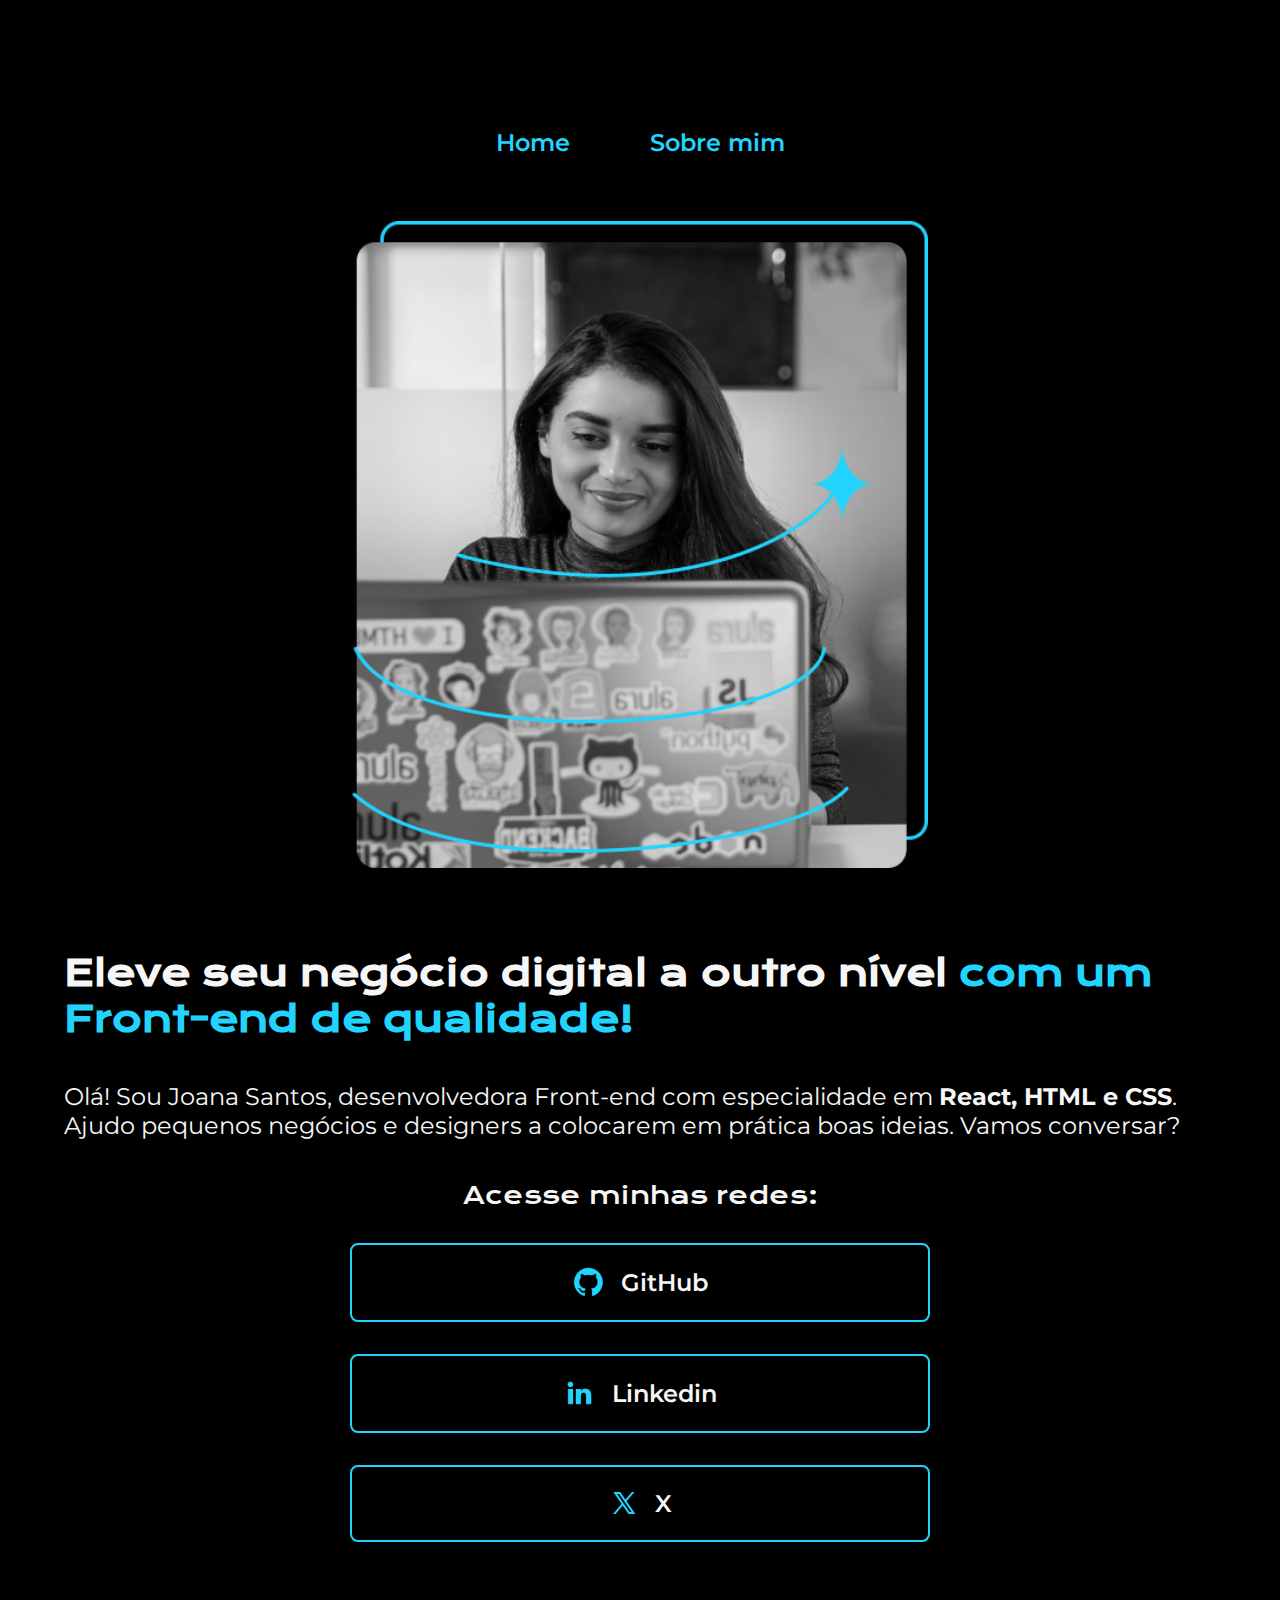
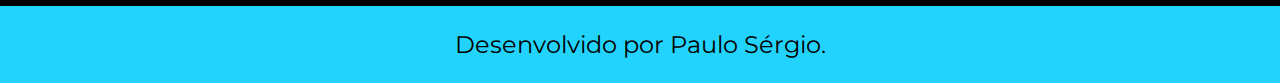
<file: src/index.html>
<!DOCTYPE html>
<html lang="pt-br">
<head>
    <meta charset="UTF-8">
    <meta http-equiv="X-UA-Compatible" content="IE=edge">
    <meta name="viewport" content="width=device-width, initial-scale=1.0">
    <link rel="stylesheet" href="./styles/style.css">
    <title>Portifolio</title>
</head>
<body>
    <header class="cabecalho">
        <nav class="cabecalho__menu">
            <a class="cabecalho__menu_link" href="./index.html">Home</a>
            <a class="cabecalho__menu_link" href="./pages/about.html">Sobre mim</a>
        </nav>
    </header>

    <main class="apresentacao">
        <section class="apresentacao__conteudo">
            <h1 class="apresentacao__conteudo__titulo">Eleve seu negócio digital a outro nível <strong class="destaque_titulo">com um Front-end de qualidade!</strong></h1>
            <p class="apresentacao__conteudo__texto">Olá! Sou Joana Santos, desenvolvedora Front-end com especialidade em <strong>React, HTML e CSS</strong>. Ajudo pequenos negócios e designers a colocarem em prática boas ideias. Vamos conversar?</p>

            <div class="apresentacao__links">

                <h2 class="apresentacao__links__subtitulo">Acesse minhas redes:</h2>

                <a class="apresentacao__links__botao" href="https://github.com/PauloSergio-0">
                    <img src="./assets/github.png" alt="logo github" >
                    GitHub
                </a>

                <a class="apresentacao__links__botao" href="https://www.linkedin.com/in/paulo-sérgio--dev/">
                    <img src="./assets/linkedin.png" alt="logo github" >
                    Linkedin
                </a>
                
                <a class="apresentacao__links__botao" href="https://github.com/PauloSergio-0">
                    <img src="./assets/twitter-novo.png" alt="logo github" >
                    X
                </a>

            </div>
        </section>
        <img class="apresentacao__imagem" src="./assets/Imagem.png" alt="foto user">

    </main>

    <footer class="rodape">
        <p>Desenvolvido por Paulo Sérgio.</p>
    </footer>
</body>
</html>
</file>
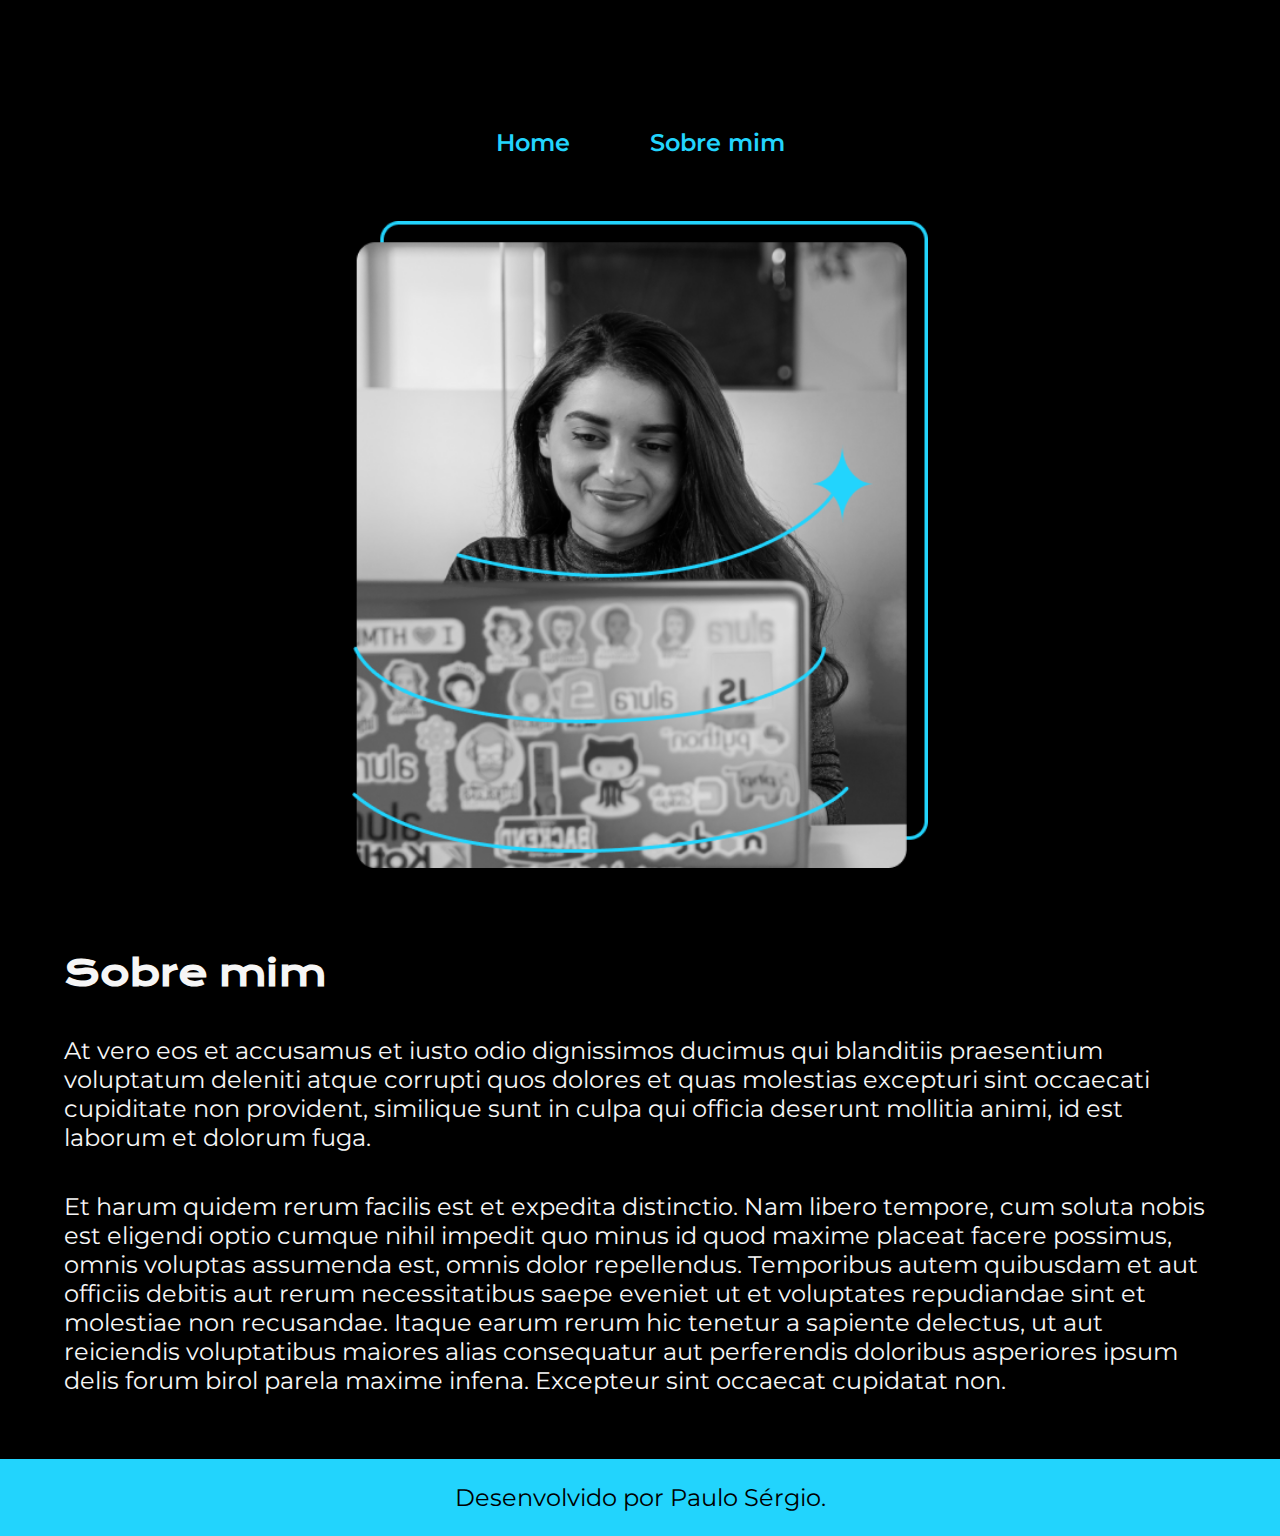
<file: src/pages/about.html>
<!DOCTYPE html>
<html lang="pt-br">
<head>
    <meta charset="UTF-8">
    <meta http-equiv="X-UA-Compatible" content="IE=edge">
    <meta name="viewport" content="width=device-width, initial-scale=1.0">
    <link rel="stylesheet" href="../styles/style.css">
    <title>Sobre mim</title>
</head>
<body>
    <header class="cabecalho">
        <nav class="cabecalho__menu">
            <a class="cabecalho__menu_link" href="../index.html">Home</a>
            <a class="cabecalho__menu_link" href="./about.html">Sobre mim</a>
        </nav>
    </header>

    <main class="apresentacao">
        <section class="apresentacao__conteudo">
            <h1 class="apresentacao__conteudo__titulo">Sobre mim</h1>
            <p class="apresentacao__conteudo__texto">At vero eos et accusamus et iusto odio dignissimos ducimus qui blanditiis praesentium voluptatum deleniti atque corrupti quos dolores et quas molestias excepturi sint occaecati cupiditate non provident, similique sunt in culpa qui officia deserunt mollitia animi, id est laborum et dolorum fuga.</p>

            <p class="apresentacao__conteudo__texto">Et harum quidem rerum facilis est et expedita distinctio. Nam libero tempore, cum soluta nobis est eligendi optio cumque nihil impedit quo minus id quod maxime placeat facere possimus, omnis voluptas assumenda est, omnis dolor repellendus. Temporibus autem quibusdam et aut officiis debitis aut rerum necessitatibus saepe eveniet ut et voluptates repudiandae sint et molestiae non recusandae. Itaque earum rerum hic tenetur a sapiente delectus, ut aut reiciendis voluptatibus maiores alias consequatur aut perferendis doloribus asperiores ipsum delis forum birol parela maxime infena. Excepteur sint occaecat cupidatat non.</p>
        </section>
        <img class="apresentacao__imagem" src="../assets/Imagem.png" alt="foto user">

    </main>

    <footer class="rodape">
        <p>Desenvolvido por Paulo Sérgio.</p>
    </footer>
</body>
</html>
</file>
<file: src/styles/style.css>
@import url('https://fonts.googleapis.com/css2?family=Heebo:wght@900&family=Krona+One&family=Open+Sans:wght@600&family=Roboto:ital@1&display=swap');

@import url('https://fonts.googleapis.com/css2?family=Heebo:wght@900&family=Krona+One&family=Montserrat:ital,wght@0,100..900;1,100..900&family=Open+Sans:wght@600&family=Roboto:ital@1&display=swap');

:root{
    --cor_primaria: #000000;
    --cor_secundaria: #F6F6F6;
    --cor_terciaria: #22D4FD;
    --cor_hover: #272727;

    --fonte_primaria:'Krona One', sans-serif;
    --fonte_secundaria:'Montserrat', sans-serif;

}

/* 1 rem = 16px */
*{
    padding: 0;
    margin: 0;

}

body{
    /* height: 100vh; */ 
    box-sizing: border-box;/*para não vazar conteúdo */
    background-color: var(--cor_primaria);
    color: var(--cor_secundaria);
}

.cabecalho{
    padding: 2% 0% 0% 19.5%;
}
.cabecalho__menu{
    align-items: center;
    display: flex;
    flex-direction: row;
    gap: 80px;
}

.cabecalho__menu_link{
    color: var(--cor_terciaria);
    font-family: var(--fonte_secundaria);
    font-weight: 600;
    text-decoration: none;
    font-size: 1.5rem;
}
.destaque_titulo{
    color: var(--cor_terciaria);
}

.apresentacao{
    display: flex;
    align-items: center;
    justify-content: space-between;
    padding: 5% 19.5%; 
    gap: 82px;
}
.apresentacao__conteudo{
    width: 50%;
    display: flex;
    flex-direction: column;
    gap: 40px; /*espaçamento entre os elementos filhos*/
}

.apresentacao__conteudo__texto{
    font-family: var(--fonte_secundaria);
    font-size: 1.5rem;
}

.apresentacao__conteudo__titulo{
    font-family: var(--fonte_primaria);
    font-size: 2.25rem;

}
.apresentacao__links{
    display: flex;
    justify-content: space-between;
    flex-direction: column;
    align-items: center;
    gap: 32px;
}
.apresentacao__links__botao{
    font-family: var(--fonte_secundaria);
    /* background-color: #22D4FD; */
    border: 2px solid  var(--cor_terciaria);
    width: 50%;
    padding: 21.5px 0px;
    font-size: 1.5rem;
    text-align: center;
    border-radius: 8px;
    text-decoration: none;
    font-weight: 600;
    color: var(--cor_secundaria);
    display: flex;
    align-items: center;
    justify-content: center;
    gap: 16px;
}
.apresentacao__links__botao:hover{
    font-family: var(--fonte_secundaria);
    /* background-color: #22D4FD; */
    border: 2px solid  var(--cor_terciaria);
    width: 50%;
    background-color:  var(--cor_hover);
    padding: 21.5px 0px;
    font-size: 1.5rem;
    text-align: center;
    border-radius: 8px;
    text-decoration: none;
    font-weight: 600;
    color: var(--cor_secundaria);
}

.apresentacao__links__subtitulo{
    font-family: var(--fonte_primaria);
    font-weight: 400;
    font-size: 1.5rem;
}


.apresentacao__imagem{
    width: 50%;
}
.rodape{
    color: var(--cor_primaria);
    background-color: var(--cor_terciaria);
    display: flex;
    padding: 24px;
    justify-content: center;
    align-items: center;
    font-family: var(--fonte_secundaria);
    font-size: 1.5rem;
    font-weight: 400;
}

@media(max-width: 1300px){
    .cabecalho{
        padding: 10% 19.5% 0% 19.5%;
    }

    .cabecalho__menu{
        justify-content: center;
        
    }

    .apresentacao{
        padding: 5% 5%;
        flex-direction: column-reverse;
    }

    .apresentacao__conteudo{
        width: auto; /*ou 100%*/
        
    }
}
</file>
